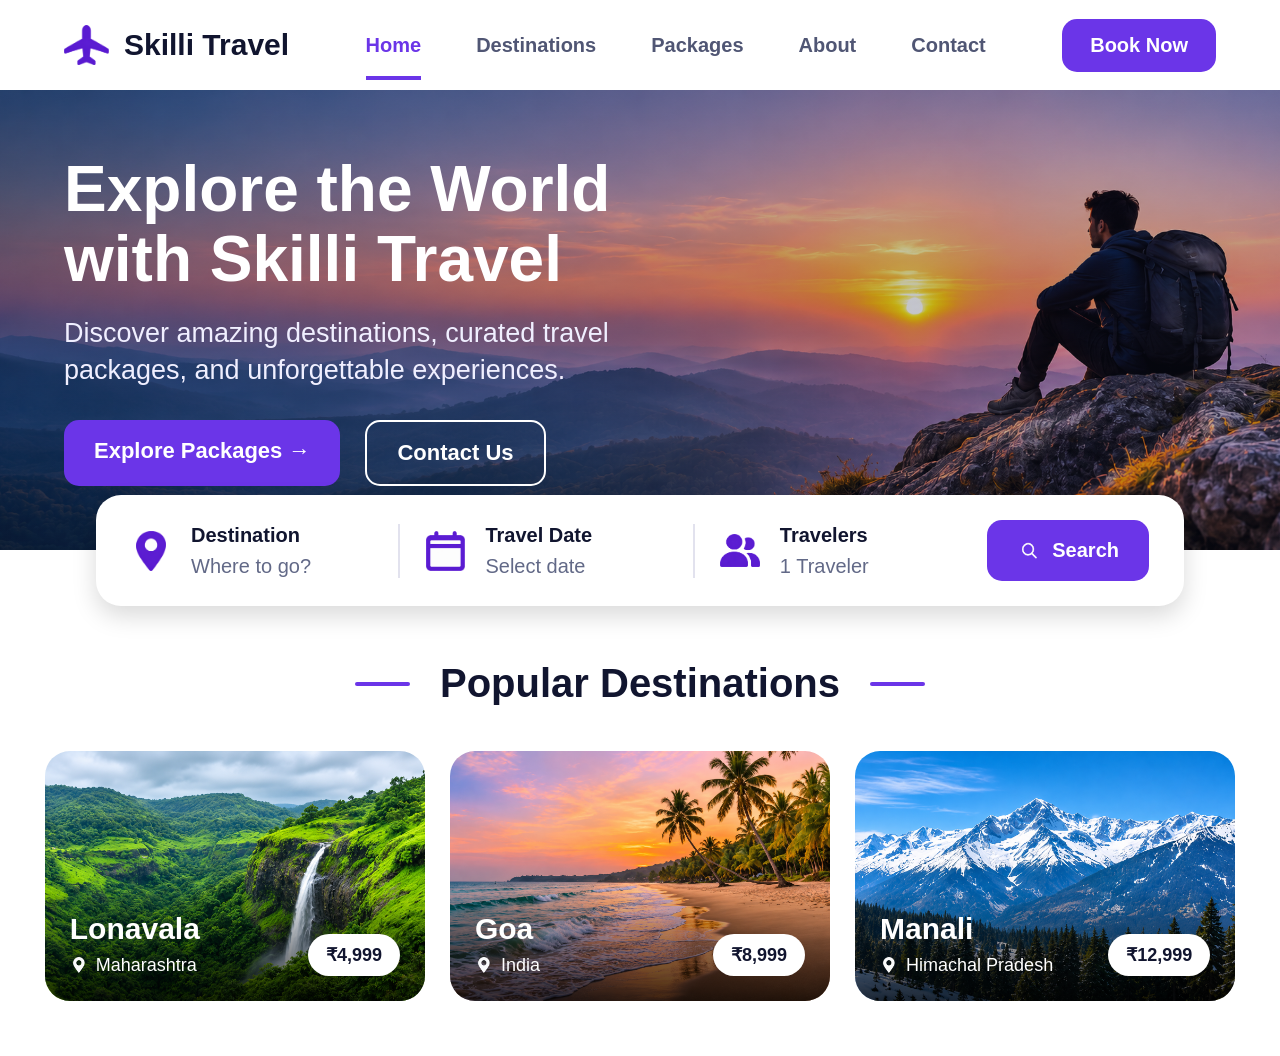
<file: Students Submission/2601186_Shravani_Suroshe/Task 3/index.html>
<!DOCTYPE html>
<html lang="en">

<head>
    <meta charset="UTF-8">
    <meta name="viewport" content="width=device-width, initial-scale=1.0">

    <title>Skilli Travel</title>

    <link rel="stylesheet" href="style.css">
</head>

<body>

    
    <nav class="navbar">

        <div class="logo">
            <img src="Assets/04.png" alt="Plane">
            <h2>Skilli Travel</h2>
        </div>

        <ul class="nav-links">

            <li><a href="#" class="active">Home</a></li>

            <li><a href="#">Destinations</a></li>

            <li><a href="#">Packages</a></li>

            <li><a href="#">About</a></li>

            <li><a href="#">Contact</a></li>

        </ul>

        <a href="#" class="book-btn">Book Now</a>

    </nav>



    <section class="hero">

        <div class="hero-content">

            <h1>
                Explore the World<br>
                with Skilli Travel
            </h1>

            <p>
                Discover amazing destinations, curated travel<br>
                packages, and unforgettable experiences.
            </p>

            <div class="hero-buttons">

                <a href="#" class="primary-btn">
                    Explore Packages →
                </a>

                <a href="#" class="secondary-btn">
                    Contact Us
                </a>

            </div>

        </div>

    </section>


    
    <div class="search-container">

        <div class="search-box">

            
            <div class="search-item">

                <img src="Assets/03.png" alt="Location">

                <div>
                    <h3>Destination</h3>
                    <p>Where to go?</p>
                </div>

            </div>


        
            <div class="search-item">

                <img src="Assets/02.png" alt="Calendar">

                <div>
                    <h3>Travel Date</h3>
                    <p>Select date</p>
                </div>

            </div>


        
            <div class="search-item">

                <img src="Assets/01.png" alt="Travelers">

                <div>
                    <h3>Travelers</h3>
                    <p>1 Traveler</p>
                </div>

            </div>


            
            <button class="search-btn">

                <img src="Assets/05.png" alt="Search">

                Search

            </button>

        </div>

    </div>


    <section class="destinations">

        <div class="section-title">

            <span></span>

            <h2>Popular Destinations</h2>

            <span></span>

        </div>



        <div class="destination-cards">


    
            <div class="destination-card">

                <img src="Assets/08.png" alt="Lonavala" class="destination-img">

                <div class="destination-info">

                    <div>
                        <h2>Lonavala</h2>

                        <p>
                            <img src="Assets/06.png" alt="Location">
                            Maharashtra
                        </p>
                    </div>

                    <div class="price">
                        ₹4,999
                    </div>

                </div>

            </div>


        
            <div class="destination-card">

                <img src="Assets/10.png" alt="Goa" class="destination-img">

                <div class="destination-info">

                    <div>
                        <h2>Goa</h2>

                        <p>
                            <img src="Assets/06.png" alt="Location">
                            India
                        </p>
                    </div>

                    <div class="price">
                        ₹8,999
                    </div>

                </div>

            </div>


            
            <div class="destination-card">

                <img src="Assets/09.png" alt="Manali" class="destination-img">

                <div class="destination-info">

                    <div>
                        <h2>Manali</h2>

                        <p>
                            <img src="Assets/06.png" alt="Location">
                            Himachal Pradesh
                        </p>
                    </div>

                    <div class="price">
                        ₹12,999
                    </div>

                </div>

            </div>


        </div>

    </section>

</body>

</html>
</file>
<file: Students Submission/2601186_Shravani_Suroshe/Task 3/style.css>
/* Remove default margin and padding */

* {
    margin: 0;
    padding: 0;
    box-sizing: border-box;
}


/* Body */

body {
    font-family: Arial, sans-serif;
    background-color: #ffffff;
    color: #11152f;
}


/* Navbar */

.navbar {
    height: 90px;
    width: 100%;

    display: flex;
    align-items: center;
    justify-content: space-between;

    padding: 0 5%;

    background-color: white;
    box-shadow: 0 2px 10px rgba(0, 0, 0, 0.08);
}


/* Logo */

.logo {
    display: flex;
    align-items: center;
    gap: 15px;
}

.logo img {
    width: 45px;
    height: 45px;

    object-fit: contain;
}

.logo h2 {
    font-size: 30px;
    color: #11152f;
}


/* Navigation Links */

.nav-links {
    display: flex;
    align-items: center;
    gap: 55px;

    list-style: none;
}

.nav-links a {
    text-decoration: none;

    font-size: 20px;
    font-weight: bold;

    color: #505674;
}

.nav-links a:hover {
    color: #6b35e8;
}

.nav-links .active {
    color: #6b35e8;

    border-bottom: 4px solid #6b35e8;

    padding-bottom: 20px;
}


/* Book Now Button */

.book-btn {
    text-decoration: none;

    background-color: #6b35e8;
    color: white;

    padding: 15px 28px;

    border-radius: 15px;

    font-size: 20px;
    font-weight: bold;
}

.book-btn:hover {
    background-color: #5424c9;
}


/* Hero Section */

.hero {
    height: 460px;
    width: 100%;

    background-image:
        linear-gradient(
            rgba(20, 25, 55, 0.25),
            rgba(20, 25, 55, 0.25)
        ),
        url("Assets/07.png");

    background-size: cover;
    background-position: center;

    display: flex;
    align-items: center;

    padding: 0 5%;
}


/* Hero Text */

.hero-content {
    color: white;
}

.hero-content h1 {
    font-size: 64px;
    font-weight: bold;

    line-height: 1.1;

    margin-bottom: 20px;
}

.hero-content p {
    font-size: 27px;
    line-height: 1.4;

    color: #f0efff;

    margin-bottom: 30px;
}


/* Hero Buttons */

.hero-buttons {
    display: flex;
    gap: 25px;
}

.primary-btn {
    background-color: #6b35e8;
    color: white;

    text-decoration: none;

    padding: 18px 30px;

    border-radius: 15px;

    font-size: 22px;
    font-weight: bold;
}

.primary-btn:hover {
    background-color: #5424c9;
}

.secondary-btn {
    color: white;

    text-decoration: none;

    padding: 18px 30px;

    border: 2px solid white;

    border-radius: 15px;

    font-size: 22px;
    font-weight: bold;
}

.secondary-btn:hover {
    background-color: white;
    color: #6b35e8;
}


/* Search Container */

.search-container {
    width: 85%;

    margin: -55px auto 0;

    position: relative;
}


/* Search Box */

.search-box {
    background-color: white;

    display: flex;
    align-items: center;
    justify-content: space-between;

    padding: 25px 35px;

    border-radius: 25px;

    box-shadow: 0 10px 25px rgba(0, 0, 0, 0.15);
}


/* Search Items */

.search-item {
    display: flex;
    align-items: center;

    gap: 20px;

    flex: 1;

    padding: 0 25px;

    border-right: 2px solid #e2e2ee;
}

.search-item:first-child {
    padding-left: 0;
}

.search-item:nth-child(3) {
    border-right: none;
}


/* Search Icons */

.search-item img {
    width: 40px;
    height: 40px;

    object-fit: contain;
}


/* Search Text */

.search-item h3 {
    font-size: 20px;

    margin-bottom: 8px;
}

.search-item p {
    font-size: 20px;
    color: #626987;
}


/* Search Button */

.search-btn {
    display: flex;
    align-items: center;
    justify-content: center;

    gap: 10px;

    background-color: #6b35e8;
    color: white;

    border: none;

    padding: 18px 30px;

    border-radius: 15px;

    font-size: 20px;
    font-weight: bold;

    cursor: pointer;
}

.search-btn img {
    width: 25px;
    height: 25px;

    object-fit: contain;
}

.search-btn:hover {
    background-color: #5424c9;
}


/* Popular Destinations Section */

.destinations {
    padding: 55px 3.5%;
}


/* Section Heading */

.section-title {
    display: flex;
    align-items: center;
    justify-content: center;

    gap: 30px;

    margin-bottom: 45px;
}

.section-title h2 {
    font-size: 40px;
    font-weight: bold;
}

.section-title span {
    width: 55px;
    height: 4px;

    background-color: #6b35e8;

    border-radius: 5px;
}


/* Destination Cards */

.destination-cards {
    display: flex;

    gap: 25px;
}


/* Individual Card */

.destination-card {
    width: 33.33%;
    height: 250px;

    position: relative;

    overflow: hidden;

    border-radius: 25px;
}


/* Destination Image */

.destination-img {
    width: 100%;
    height: 100%;

    object-fit: cover;
}


/* Destination Information */

.destination-info {
    position: absolute;

    bottom: 0;
    left: 0;

    width: 100%;

    padding: 25px;

    display: flex;
    align-items: flex-end;
    justify-content: space-between;

    color: white;

    background: linear-gradient(
        transparent,
        rgba(0, 0, 0, 0.75)
    );
}


/* Destination Name */

.destination-info h2 {
    font-size: 30px;

    margin-bottom: 8px;
}


/* Destination Location */

.destination-info p {
    display: flex;
    align-items: center;

    gap: 8px;

    font-size: 18px;
}

.destination-info p img {
    width: 18px;
    height: 22px;

    object-fit: contain;
}


/* Price */

.price {
    background-color: white;
    color: #11152f;

    padding: 10px 18px;

    border-radius: 25px;

    font-size: 18px;
    font-weight: bold;
}


/* Responsive Design */

@media screen and (max-width: 1100px) {

    .nav-links {
        gap: 20px;
    }

    .nav-links a {
        font-size: 16px;
    }

    .hero-content h1 {
        font-size: 50px;
    }

    .search-box {
        padding: 20px;
    }

    .search-item {
        padding: 0 15px;
    }

    .search-item h3 {
        font-size: 16px;
    }

    .search-item p {
        font-size: 15px;
    }

    .destination-info h2 {
        font-size: 23px;
    }

}


/* Mobile Screen */

@media screen and (max-width: 768px) {

    .navbar {
        height: auto;

        flex-direction: column;

        gap: 20px;

        padding: 20px;
    }

    .nav-links {
        flex-wrap: wrap;
        justify-content: center;
    }

    .nav-links .active {
        padding-bottom: 5px;
    }

    .hero {
        height: 400px;

        background-position: center;
    }

    .hero-content h1 {
        font-size: 38px;
    }

    .hero-content p {
        font-size: 18px;
    }

    .hero-buttons {
        flex-wrap: wrap;
    }

    .primary-btn,
    .secondary-btn {
        font-size: 16px;
        padding: 14px 20px;
    }

    .search-container {
        width: 90%;
        margin-top: 20px;
    }

    .search-box {
        flex-direction: column;
        align-items: stretch;

        gap: 20px;
    }

    .search-item {
        border-right: none;
        border-bottom: 1px solid #e2e2ee;

        padding: 15px 0;
    }

    .search-btn {
        width: 100%;
    }

    .section-title h2 {
        font-size: 25px;
    }

    .section-title span {
        width: 25px;
    }

    .destination-cards {
        flex-direction: column;
    }

    .destination-card {
        width: 100%;
        height: 250px;
    }

}
</file>
